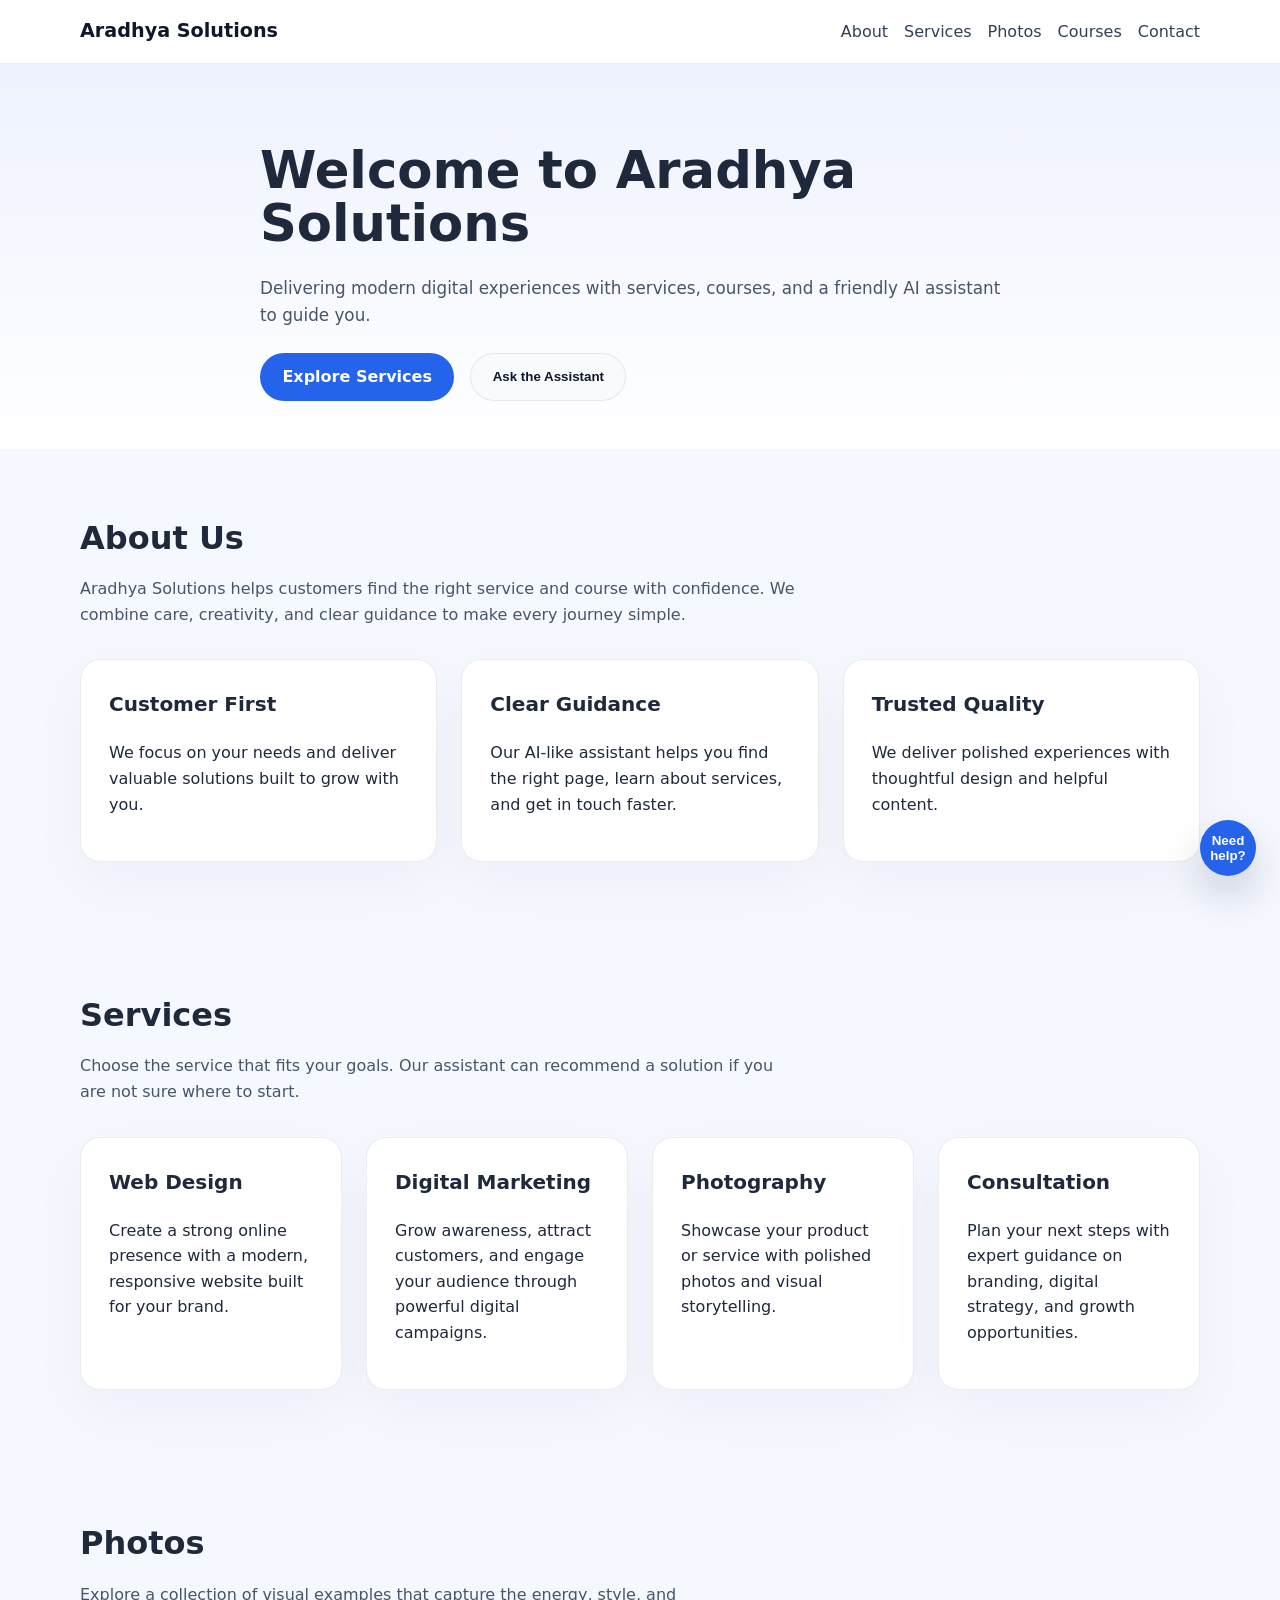
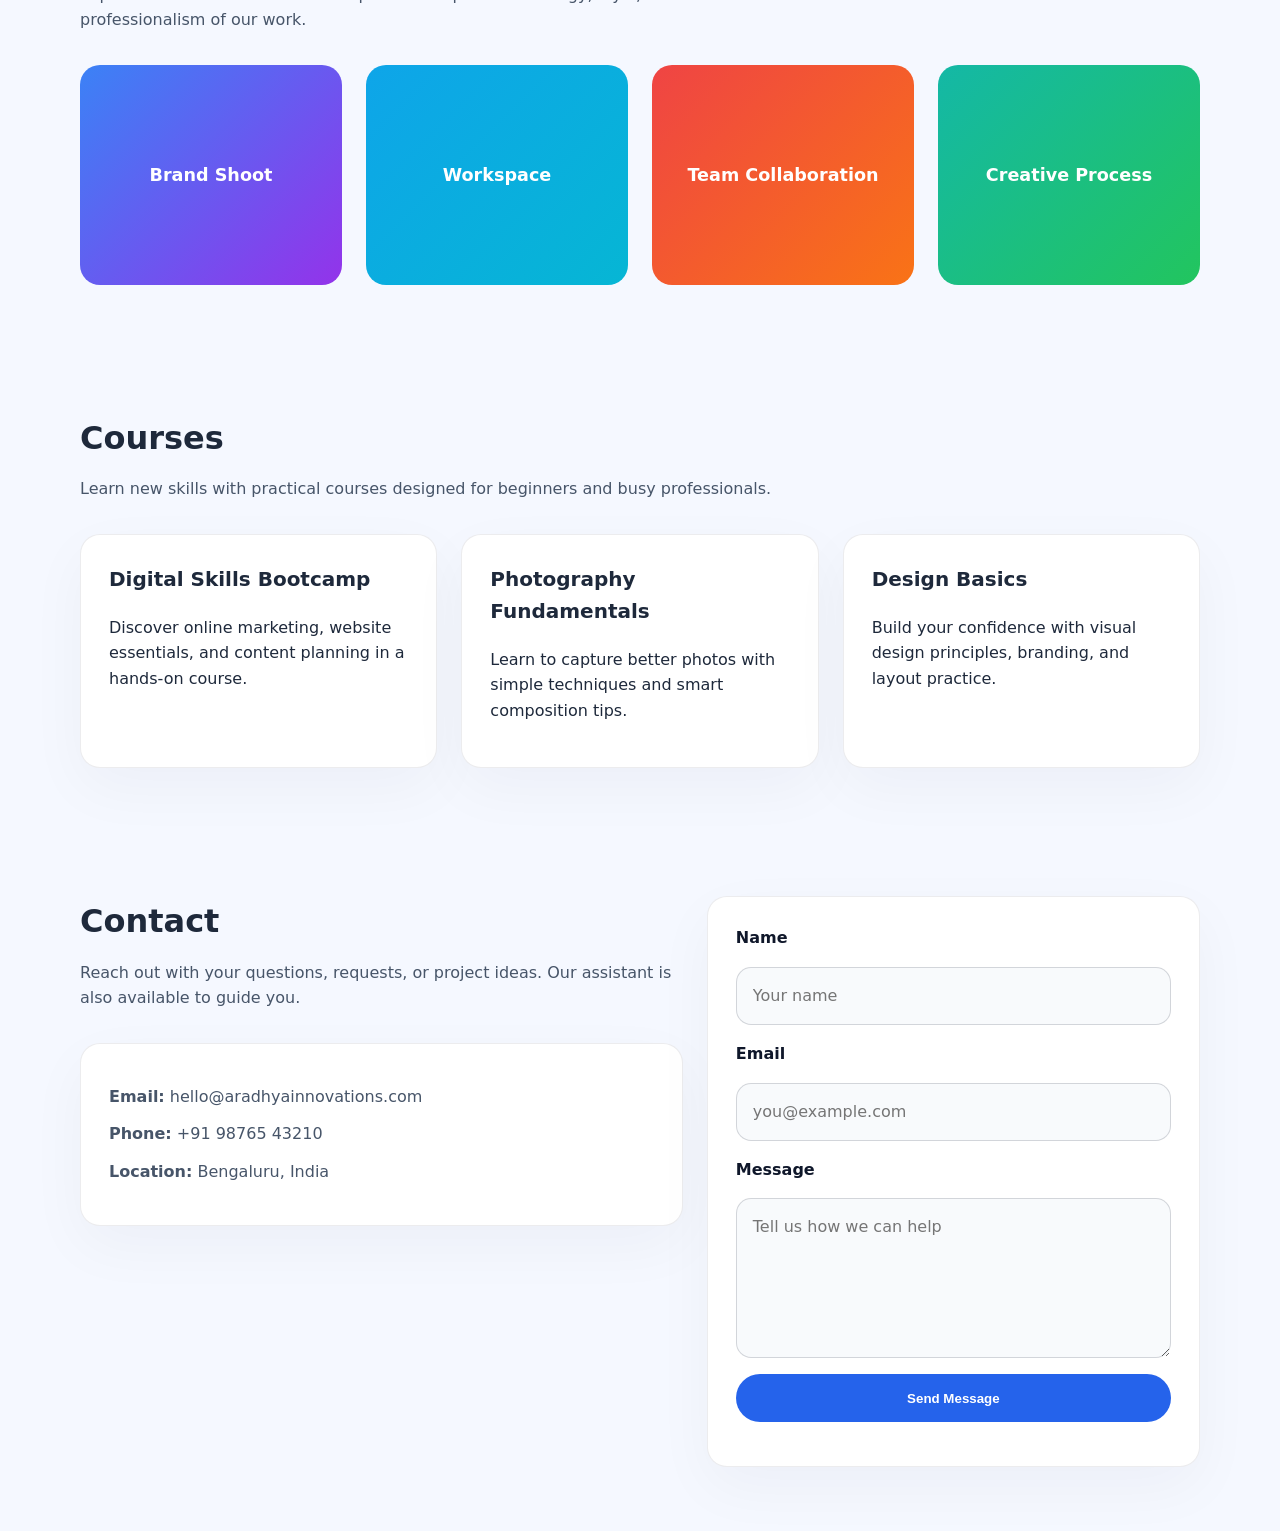
<file: index.html>
<!DOCTYPE html>
<html lang="en">
<head>
  <meta charset="UTF-8" />
  <meta name="viewport" content="width=device-width, initial-scale=1.0" />
  <title>Aradhya Solutions</title>
  <link rel="stylesheet" href="styles.css" />
</head>
<body>
  <header class="site-header">
    <div class="container header-inner">
      <a href="#home" class="logo">Aradhya Solutions</a>
      <nav class="main-nav" aria-label="Primary navigation">
        <a href="#about">About</a>
        <a href="#services">Services</a>
        <a href="#photos">Photos</a>
        <a href="#courses">Courses</a>
        <a href="#contact">Contact</a>
      </nav>
    </div>
  </header>

  <main>
    <section id="home" class="hero">
      <div class="container hero-content">
        <h1>Welcome to Aradhya Solutions</h1>
        <p>Delivering modern digital experiences with services, courses, and a friendly AI assistant to guide you.</p>
        <div class="hero-actions">
          <a href="#services" class="button">Explore Services</a>
          <button id="assistantStart" class="button button-secondary">Ask the Assistant</button>
        </div>
      </div>
    </section>

    <section id="about" class="section about-section">
      <div class="container">
        <div class="section-header">
          <h2>About Us</h2>
          <p>Aradhya Solutions helps customers find the right service and course with confidence. We combine care, creativity, and clear guidance to make every journey simple.</p>
        </div>
        <div class="about-grid">
          <div class="about-card">
            <h3>Customer First</h3>
            <p>We focus on your needs and deliver valuable solutions built to grow with you.</p>
          </div>
          <div class="about-card">
            <h3>Clear Guidance</h3>
            <p>Our AI-like assistant helps you find the right page, learn about services, and get in touch faster.</p>
          </div>
          <div class="about-card">
            <h3>Trusted Quality</h3>
            <p>We deliver polished experiences with thoughtful design and helpful content.</p>
          </div>
        </div>
      </div>
    </section>

    <section id="services" class="section services-section">
      <div class="container">
        <div class="section-header">
          <h2>Services</h2>
          <p>Choose the service that fits your goals. Our assistant can recommend a solution if you are not sure where to start.</p>
        </div>
        <div class="card-grid">
          <article class="service-card">
            <h3>Web Design</h3>
            <p>Create a strong online presence with a modern, responsive website built for your brand.</p>
          </article>
          <article class="service-card">
            <h3>Digital Marketing</h3>
            <p>Grow awareness, attract customers, and engage your audience through powerful digital campaigns.</p>
          </article>
          <article class="service-card">
            <h3>Photography</h3>
            <p>Showcase your product or service with polished photos and visual storytelling.</p>
          </article>
          <article class="service-card">
            <h3>Consultation</h3>
            <p>Plan your next steps with expert guidance on branding, digital strategy, and growth opportunities.</p>
          </article>
        </div>
      </div>
    </section>

    <section id="photos" class="section photos-section">
      <div class="container">
        <div class="section-header">
          <h2>Photos</h2>
          <p>Explore a collection of visual examples that capture the energy, style, and professionalism of our work.</p>
        </div>
        <div class="photo-grid">
          <div class="photo-card">Brand Shoot</div>
          <div class="photo-card">Workspace</div>
          <div class="photo-card">Team Collaboration</div>
          <div class="photo-card">Creative Process</div>
        </div>
      </div>
    </section>

    <section id="courses" class="section courses-section">
      <div class="container">
        <div class="section-header">
          <h2>Courses</h2>
          <p>Learn new skills with practical courses designed for beginners and busy professionals.</p>
        </div>
        <div class="card-grid">
          <article class="course-card">
            <h3>Digital Skills Bootcamp</h3>
            <p>Discover online marketing, website essentials, and content planning in a hands-on course.</p>
          </article>
          <article class="course-card">
            <h3>Photography Fundamentals</h3>
            <p>Learn to capture better photos with simple techniques and smart composition tips.</p>
          </article>
          <article class="course-card">
            <h3>Design Basics</h3>
            <p>Build your confidence with visual design principles, branding, and layout practice.</p>
          </article>
        </div>
      </div>
    </section>

    <section id="contact" class="section contact-section">
      <div class="container contact-grid">
        <div>
          <div class="section-header">
            <h2>Contact</h2>
            <p>Reach out with your questions, requests, or project ideas. Our assistant is also available to guide you.</p>
          </div>
          <div class="contact-details">
            <p><strong>Email:</strong> hello@aradhyainnovations.com</p>
            <p><strong>Phone:</strong> +91 98765 43210</p>
            <p><strong>Location:</strong> Bengaluru, India</p>
          </div>
        </div>

        <form id="contactForm" class="contact-form">
          <label for="name">Name</label>
          <input id="name" type="text" placeholder="Your name" required />

          <label for="email">Email</label>
          <input id="email" type="email" placeholder="you@example.com" required />

          <label for="message">Message</label>
          <textarea id="message" rows="5" placeholder="Tell us how we can help" required></textarea>

          <button type="submit" class="button">Send Message</button>
          <p id="formFeedback" class="form-feedback" aria-live="polite"></p>
        </form>
      </div>
    </section>
  </main>

  <button id="assistantToggle" class="assistant-toggle" aria-label="Open assistant chat">Need help?</button>

  <aside id="assistantPanel" class="assistant-panel hidden" aria-hidden="true">
    <div class="assistant-header">
      <div>
        <h3>Virtual Assistant</h3>
        <p>Ask about services, courses, photos, or contact details.</p>
      </div>
      <button id="assistantClose" class="close-button" aria-label="Close assistant">×</button>
    </div>
    <div id="assistantMessages" class="assistant-messages" role="log" aria-live="polite"></div>
    <form id="assistantForm" class="assistant-form">
      <input id="assistantInput" type="text" placeholder="Type a question..." autocomplete="off" required />
      <button type="submit" class="button">Send</button>
    </form>
  </aside>

  <script src="script.js"></script>
</body>
</html>
</file>
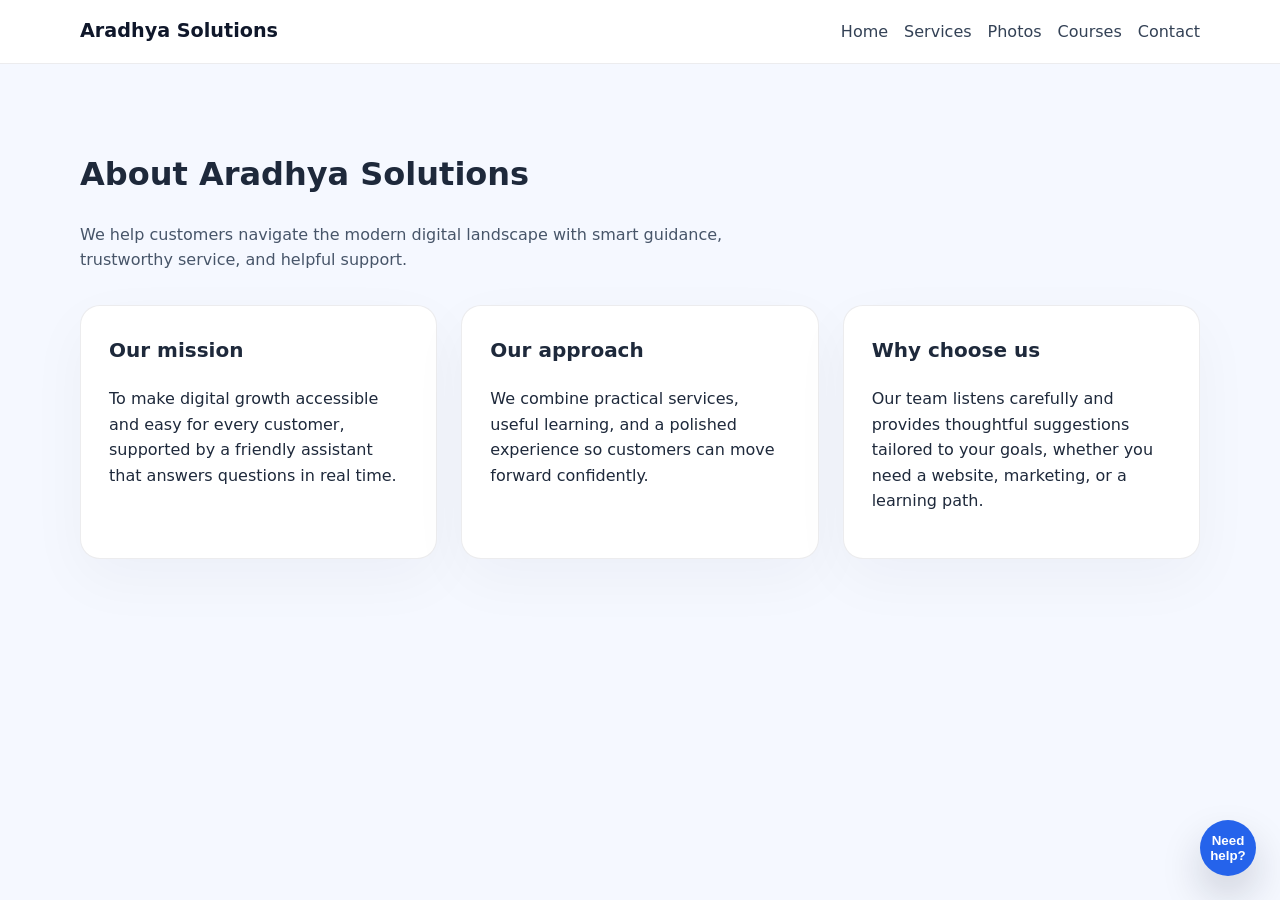
<file: about.html>
<!DOCTYPE html>
<html lang="en">
<head>
  <meta charset="UTF-8" />
  <meta name="viewport" content="width=device-width, initial-scale=1.0" />
  <title>About - Aradhya Solutions</title>
  <link rel="stylesheet" href="styles.css" />
</head>
<body>
  <header class="site-header">
    <div class="container header-inner">
      <a href="index.html" class="logo">Aradhya Solutions</a>
      <nav class="main-nav" aria-label="Primary navigation">
        <a href="index.html">Home</a>
        <a href="services.html">Services</a>
        <a href="photos.html">Photos</a>
        <a href="courses.html">Courses</a>
        <a href="contact.html">Contact</a>
      </nav>
    </div>
  </header>

  <main class="section about-section">
    <div class="container">
      <div class="section-header">
        <h1>About Aradhya Solutions</h1>
        <p>We help customers navigate the modern digital landscape with smart guidance, trustworthy service, and helpful support.</p>
      </div>
      <div class="about-grid">
        <div class="about-card">
          <h3>Our mission</h3>
          <p>To make digital growth accessible and easy for every customer, supported by a friendly assistant that answers questions in real time.</p>
        </div>
        <div class="about-card">
          <h3>Our approach</h3>
          <p>We combine practical services, useful learning, and a polished experience so customers can move forward confidently.</p>
        </div>
        <div class="about-card">
          <h3>Why choose us</h3>
          <p>Our team listens carefully and provides thoughtful suggestions tailored to your goals, whether you need a website, marketing, or a learning path.</p>
        </div>
      </div>
    </div>
  </main>

  <button id="assistantToggle" class="assistant-toggle" aria-label="Open assistant chat">Need help?</button>
  <aside id="assistantPanel" class="assistant-panel hidden" aria-hidden="true">
    <div class="assistant-header">
      <div>
        <h3>Virtual Assistant</h3>
        <p>Ask about services, courses, photos, or how to contact us.</p>
      </div>
      <button id="assistantClose" class="close-button" aria-label="Close assistant">×</button>
    </div>
    <div id="assistantMessages" class="assistant-messages" role="log" aria-live="polite"></div>
    <form id="assistantForm" class="assistant-form">
      <input id="assistantInput" type="text" placeholder="Type a question..." autocomplete="off" required />
      <button type="submit" class="button">Send</button>
    </form>
  </aside>

  <script src="script.js"></script>
</body>
</html>
</file>
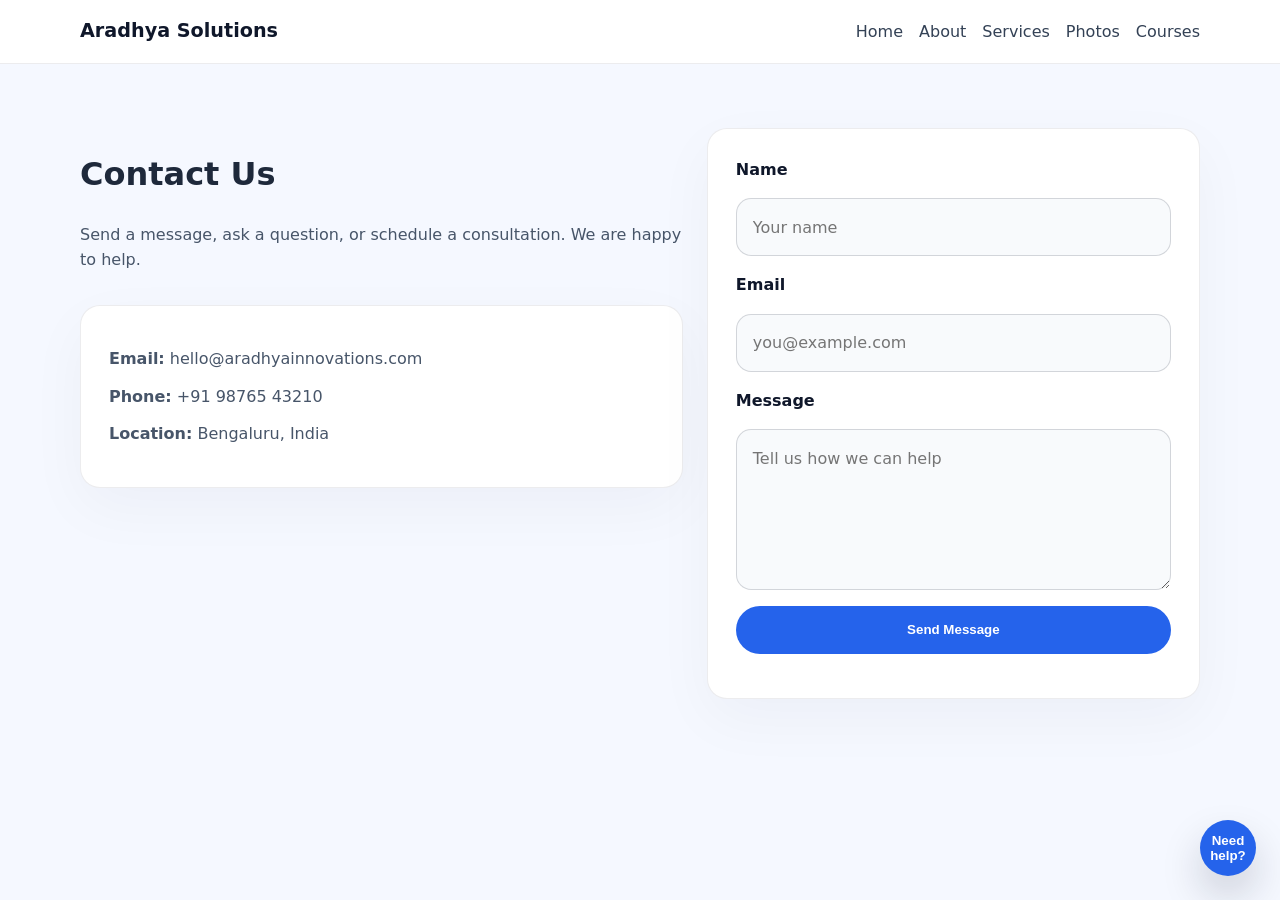
<file: contact.html>
<!DOCTYPE html>
<html lang="en">
<head>
  <meta charset="UTF-8" />
  <meta name="viewport" content="width=device-width, initial-scale=1.0" />
  <title>Contact - Aradhya Solutions</title>
  <link rel="stylesheet" href="styles.css" />
</head>
<body>
  <header class="site-header">
    <div class="container header-inner">
      <a href="index.html" class="logo">Aradhya Solutions</a>
      <nav class="main-nav" aria-label="Primary navigation">
        <a href="index.html">Home</a>
        <a href="about.html">About</a>
        <a href="services.html">Services</a>
        <a href="photos.html">Photos</a>
        <a href="courses.html">Courses</a>
      </nav>
    </div>
  </header>

  <main class="section contact-section">
    <div class="container contact-grid">
      <div>
        <div class="section-header">
          <h1>Contact Us</h1>
          <p>Send a message, ask a question, or schedule a consultation. We are happy to help.</p>
        </div>
        <div class="contact-details">
          <p><strong>Email:</strong> hello@aradhyainnovations.com</p>
          <p><strong>Phone:</strong> +91 98765 43210</p>
          <p><strong>Location:</strong> Bengaluru, India</p>
        </div>
      </div>

      <form id="contactForm" class="contact-form">
        <label for="name">Name</label>
        <input id="name" type="text" placeholder="Your name" required />

        <label for="email">Email</label>
        <input id="email" type="email" placeholder="you@example.com" required />

        <label for="message">Message</label>
        <textarea id="message" rows="5" placeholder="Tell us how we can help" required></textarea>

        <button type="submit" class="button">Send Message</button>
        <p id="formFeedback" class="form-feedback" aria-live="polite"></p>
      </form>
    </div>
  </main>

  <button id="assistantToggle" class="assistant-toggle" aria-label="Open assistant chat">Need help?</button>
  <aside id="assistantPanel" class="assistant-panel hidden" aria-hidden="true">
    <div class="assistant-header">
      <div>
        <h3>Virtual Assistant</h3>
        <p>Ask about services, courses, photos, or how to contact us.</p>
      </div>
      <button id="assistantClose" class="close-button" aria-label="Close assistant">×</button>
    </div>
    <div id="assistantMessages" class="assistant-messages" role="log" aria-live="polite"></div>
    <form id="assistantForm" class="assistant-form">
      <input id="assistantInput" type="text" placeholder="Type a question..." autocomplete="off" required />
      <button type="submit" class="button">Send</button>
    </form>
  </aside>

  <script src="script.js"></script>
</body>
</html>
</file>
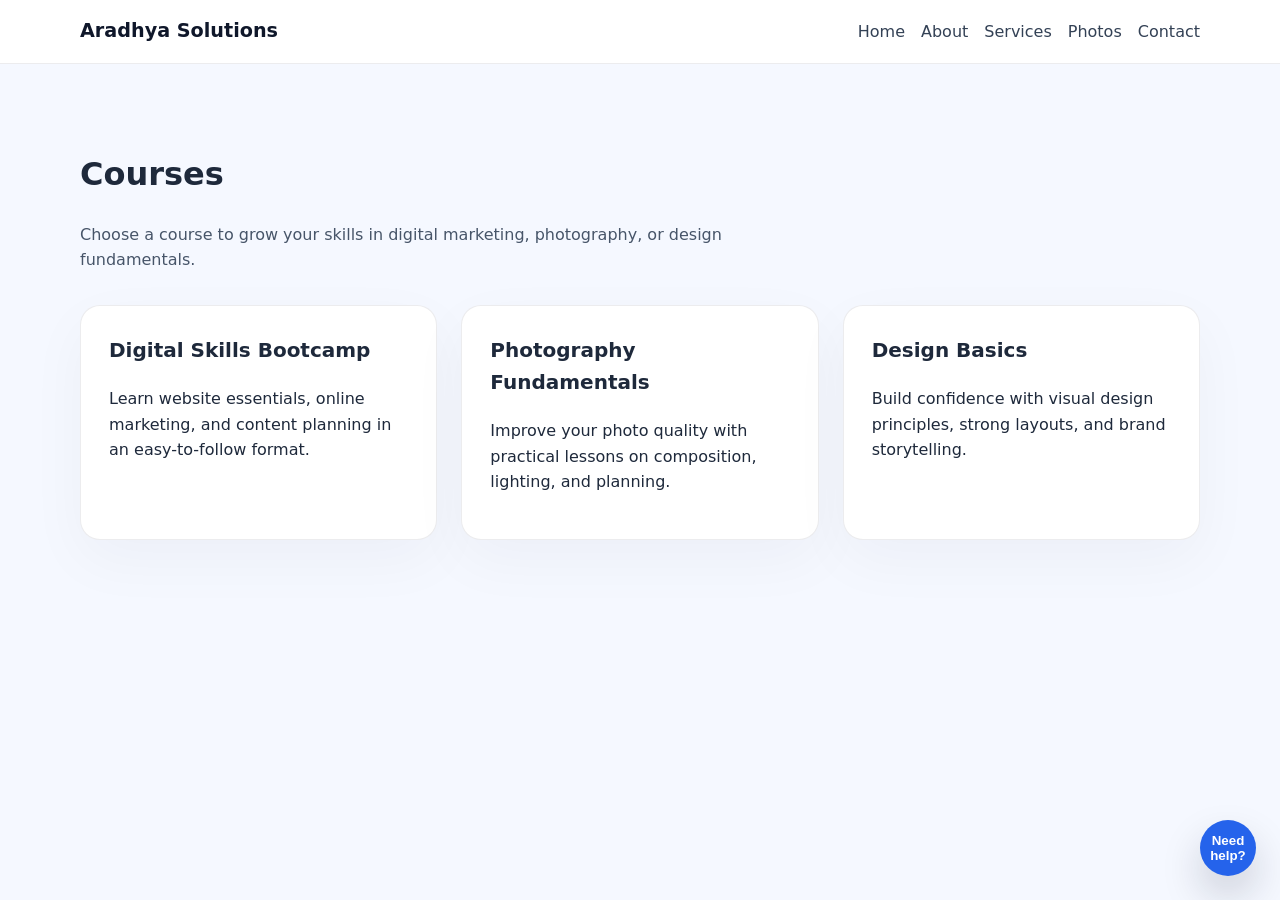
<file: courses.html>
<!DOCTYPE html>
<html lang="en">
<head>
  <meta charset="UTF-8" />
  <meta name="viewport" content="width=device-width, initial-scale=1.0" />
  <title>Courses - Aradhya Solutions</title>
  <link rel="stylesheet" href="styles.css" />
</head>
<body>
  <header class="site-header">
    <div class="container header-inner">
      <a href="index.html" class="logo">Aradhya Solutions</a>
      <nav class="main-nav" aria-label="Primary navigation">
        <a href="index.html">Home</a>
        <a href="about.html">About</a>
        <a href="services.html">Services</a>
        <a href="photos.html">Photos</a>
        <a href="contact.html">Contact</a>
      </nav>
    </div>
  </header>

  <main class="section courses-section">
    <div class="container">
      <div class="section-header">
        <h1>Courses</h1>
        <p>Choose a course to grow your skills in digital marketing, photography, or design fundamentals.</p>
      </div>
      <div class="card-grid">
        <article class="course-card">
          <h3>Digital Skills Bootcamp</h3>
          <p>Learn website essentials, online marketing, and content planning in an easy-to-follow format.</p>
        </article>
        <article class="course-card">
          <h3>Photography Fundamentals</h3>
          <p>Improve your photo quality with practical lessons on composition, lighting, and planning.</p>
        </article>
        <article class="course-card">
          <h3>Design Basics</h3>
          <p>Build confidence with visual design principles, strong layouts, and brand storytelling.</p>
        </article>
      </div>
    </div>
  </main>

  <button id="assistantToggle" class="assistant-toggle" aria-label="Open assistant chat">Need help?</button>
  <aside id="assistantPanel" class="assistant-panel hidden" aria-hidden="true">
    <div class="assistant-header">
      <div>
        <h3>Virtual Assistant</h3>
        <p>Ask about services, courses, photos, or how to contact us.</p>
      </div>
      <button id="assistantClose" class="close-button" aria-label="Close assistant">×</button>
    </div>
    <div id="assistantMessages" class="assistant-messages" role="log" aria-live="polite"></div>
    <form id="assistantForm" class="assistant-form">
      <input id="assistantInput" type="text" placeholder="Type a question..." autocomplete="off" required />
      <button type="submit" class="button">Send</button>
    </form>
  </aside>

  <script src="script.js"></script>
</body>
</html>
</file>
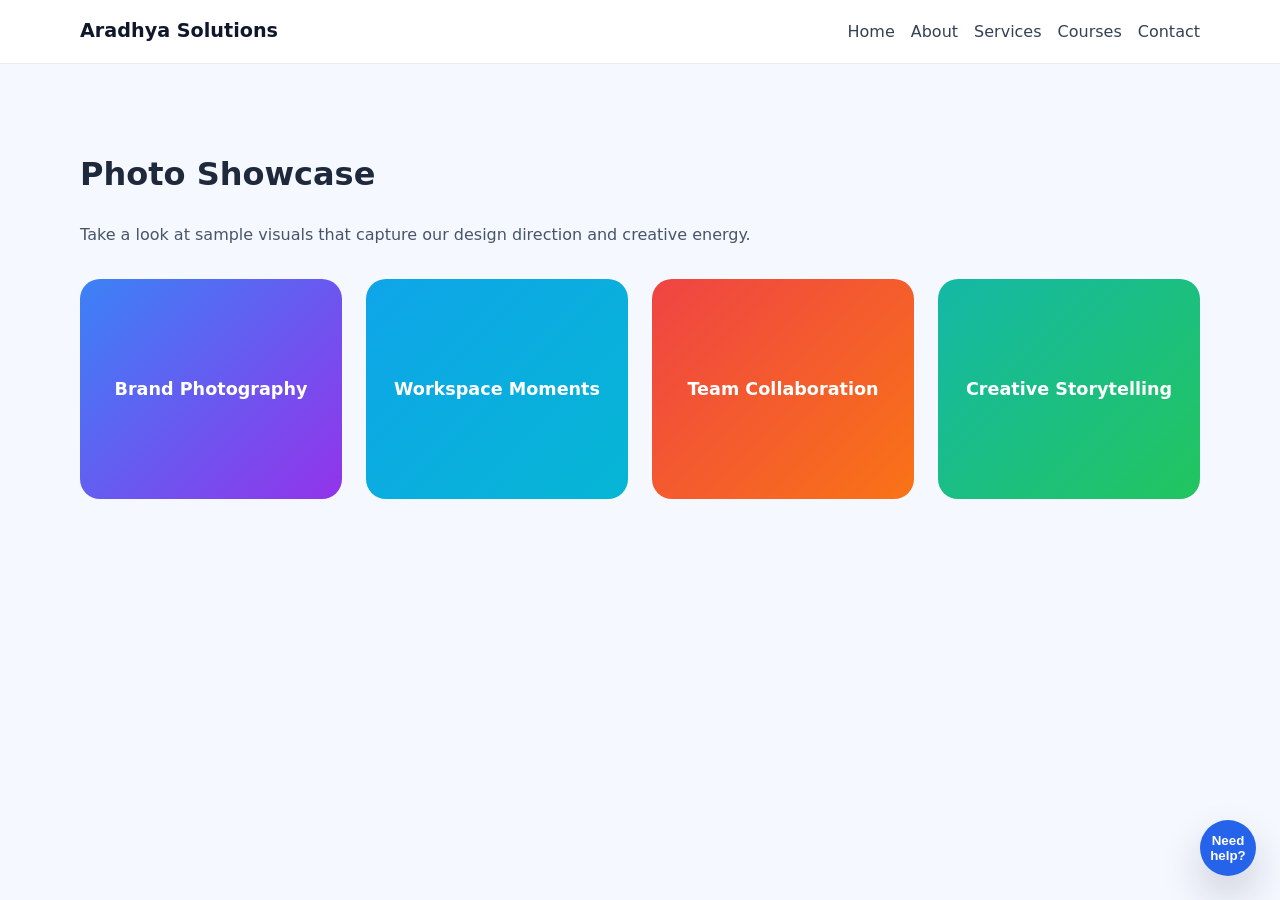
<file: photos.html>
<!DOCTYPE html>
<html lang="en">
<head>
  <meta charset="UTF-8" />
  <meta name="viewport" content="width=device-width, initial-scale=1.0" />
  <title>Photos - Aradhya Solutions</title>
  <link rel="stylesheet" href="styles.css" />
</head>
<body>
  <header class="site-header">
    <div class="container header-inner">
      <a href="index.html" class="logo">Aradhya Solutions</a>
      <nav class="main-nav" aria-label="Primary navigation">
        <a href="index.html">Home</a>
        <a href="about.html">About</a>
        <a href="services.html">Services</a>
        <a href="courses.html">Courses</a>
        <a href="contact.html">Contact</a>
      </nav>
    </div>
  </header>

  <main class="section photos-section">
    <div class="container">
      <div class="section-header">
        <h1>Photo Showcase</h1>
        <p>Take a look at sample visuals that capture our design direction and creative energy.</p>
      </div>
      <div class="photo-grid">
        <div class="photo-card">Brand Photography</div>
        <div class="photo-card">Workspace Moments</div>
        <div class="photo-card">Team Collaboration</div>
        <div class="photo-card">Creative Storytelling</div>
      </div>
    </div>
  </main>

  <button id="assistantToggle" class="assistant-toggle" aria-label="Open assistant chat">Need help?</button>
  <aside id="assistantPanel" class="assistant-panel hidden" aria-hidden="true">
    <div class="assistant-header">
      <div>
        <h3>Virtual Assistant</h3>
        <p>Ask about services, courses, photos, or how to contact us.</p>
      </div>
      <button id="assistantClose" class="close-button" aria-label="Close assistant">×</button>
    </div>
    <div id="assistantMessages" class="assistant-messages" role="log" aria-live="polite"></div>
    <form id="assistantForm" class="assistant-form">
      <input id="assistantInput" type="text" placeholder="Type a question..." autocomplete="off" required />
      <button type="submit" class="button">Send</button>
    </form>
  </aside>

  <script src="script.js"></script>
</body>
</html>
</file>
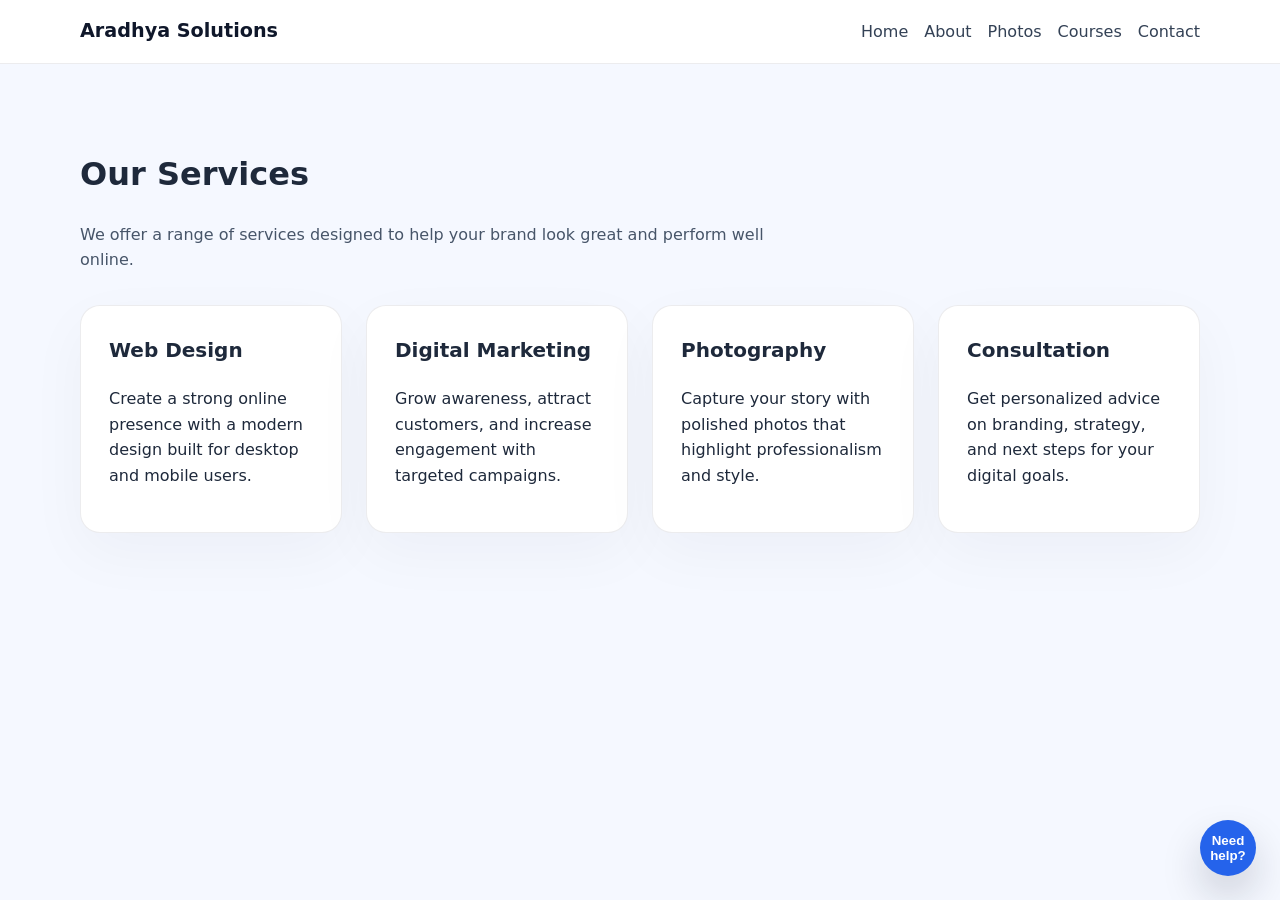
<file: services.html>
<!DOCTYPE html>
<html lang="en">
<head>
  <meta charset="UTF-8" />
  <meta name="viewport" content="width=device-width, initial-scale=1.0" />
  <title>Services - Aradhya Solutions</title>
  <link rel="stylesheet" href="styles.css" />
</head>
<body>
  <header class="site-header">
    <div class="container header-inner">
      <a href="index.html" class="logo">Aradhya Solutions</a>
      <nav class="main-nav" aria-label="Primary navigation">
        <a href="index.html">Home</a>
        <a href="about.html">About</a>
        <a href="photos.html">Photos</a>
        <a href="courses.html">Courses</a>
        <a href="contact.html">Contact</a>
      </nav>
    </div>
  </header>

  <main class="section services-section">
    <div class="container">
      <div class="section-header">
        <h1>Our Services</h1>
        <p>We offer a range of services designed to help your brand look great and perform well online.</p>
      </div>
      <div class="card-grid">
        <article class="service-card">
          <h3>Web Design</h3>
          <p>Create a strong online presence with a modern design built for desktop and mobile users.</p>
        </article>
        <article class="service-card">
          <h3>Digital Marketing</h3>
          <p>Grow awareness, attract customers, and increase engagement with targeted campaigns.</p>
        </article>
        <article class="service-card">
          <h3>Photography</h3>
          <p>Capture your story with polished photos that highlight professionalism and style.</p>
        </article>
        <article class="service-card">
          <h3>Consultation</h3>
          <p>Get personalized advice on branding, strategy, and next steps for your digital goals.</p>
        </article>
      </div>
    </div>
  </main>

  <button id="assistantToggle" class="assistant-toggle" aria-label="Open assistant chat">Need help?</button>
  <aside id="assistantPanel" class="assistant-panel hidden" aria-hidden="true">
    <div class="assistant-header">
      <div>
        <h3>Virtual Assistant</h3>
        <p>Ask about services, courses, photos, or how to contact us.</p>
      </div>
      <button id="assistantClose" class="close-button" aria-label="Close assistant">×</button>
    </div>
    <div id="assistantMessages" class="assistant-messages" role="log" aria-live="polite"></div>
    <form id="assistantForm" class="assistant-form">
      <input id="assistantInput" type="text" placeholder="Type a question..." autocomplete="off" required />
      <button type="submit" class="button">Send</button>
    </form>
  </aside>

  <script src="script.js"></script>
</body>
</html>
</file>
<file: styles.css>
:root {
  color-scheme: light;
  font-family: Inter, system-ui, -apple-system, BlinkMacSystemFont, "Segoe UI", sans-serif;
  background-color: #f5f8ff;
  color: #1e293b;
}

* {
  box-sizing: border-box;
}

html {
  scroll-behavior: smooth;
}

body {
  margin: 0;
  min-height: 100vh;
  line-height: 1.6;
}

.container {
  width: min(1120px, calc(100% - 2rem));
  margin: 0 auto;
}

.site-header {
  position: sticky;
  top: 0;
  z-index: 20;
  background: rgba(255, 255, 255, 0.96);
  backdrop-filter: blur(14px);
  border-bottom: 1px solid rgba(15, 23, 42, 0.08);
}

.header-inner {
  display: flex;
  align-items: center;
  justify-content: space-between;
  gap: 1rem;
  padding: 1rem 0;
}

.logo {
  font-weight: 700;
  font-size: 1.2rem;
  color: #0f172a;
  text-decoration: none;
}

.main-nav {
  display: flex;
  flex-wrap: wrap;
  gap: 1rem;
}

.main-nav a {
  color: #334155;
  text-decoration: none;
  transition: color 0.2s ease;
}

.main-nav a:hover,
.main-nav a:focus-visible {
  color: #0f172a;
}

.hero {
  padding: 5rem 0 3rem;
  background: linear-gradient(180deg, #eef2ff 0%, #ffffff 100%);
}

.hero-content {
  display: grid;
  gap: 1.5rem;
  max-width: 760px;
}

.hero h1 {
  margin: 0;
  font-size: clamp(2.5rem, 4vw, 4rem);
  line-height: 1.05;
}

.hero p {
  margin: 0;
  font-size: 1.05rem;
  color: #475569;
}

.hero-actions {
  display: flex;
  flex-wrap: wrap;
  gap: 1rem;
}

.button {
  display: inline-flex;
  align-items: center;
  justify-content: center;
  min-height: 3rem;
  padding: 0 1.4rem;
  border: none;
  border-radius: 999px;
  background: #2563eb;
  color: #ffffff;
  font-weight: 600;
  cursor: pointer;
  text-decoration: none;
  transition: transform 0.2s ease, background-color 0.2s ease;
}

.button:hover,
.button:focus-visible {
  background: #1d4ed8;
  transform: translateY(-1px);
}

.button-secondary {
  background: #f8fafc;
  color: #0f172a;
  box-shadow: inset 0 0 0 1px rgba(15, 23, 42, 0.08);
}

.section {
  padding: 4rem 0;
}

.section-header {
  max-width: 720px;
  margin-bottom: 2rem;
}

.section-header h2 {
  margin: 0 0 0.75rem;
  font-size: 2rem;
}

.section-header p {
  margin: 0;
  color: #475569;
}

.about-grid,
.card-grid,
.photo-grid,
.contact-grid {
  display: grid;
  gap: 1.5rem;
}

.about-grid {
  grid-template-columns: repeat(auto-fit, minmax(220px, 1fr));
}

.about-card,
.service-card,
.course-card {
  padding: 1.75rem;
  border-radius: 1.25rem;
  background: #ffffff;
  border: 1px solid rgba(15, 23, 42, 0.08);
  box-shadow: 0 20px 60px rgba(15, 23, 42, 0.04);
}

.about-card h3,
.service-card h3,
.course-card h3 {
  margin-top: 0;
  font-size: 1.25rem;
}

.card-grid {
  grid-template-columns: repeat(auto-fit, minmax(240px, 1fr));
}

.photos-section .photo-grid {
  grid-template-columns: repeat(auto-fit, minmax(220px, 1fr));
}

.photo-card {
  min-height: 220px;
  border-radius: 1.25rem;
  display: grid;
  place-items: center;
  color: #ffffff;
  font-size: 1.1rem;
  font-weight: 600;
  text-align: center;
  background-size: cover;
  background-position: center;
}

.photo-card:nth-child(1) {
  background: linear-gradient(135deg, #3b82f6, #9333ea);
}

.photo-card:nth-child(2) {
  background: linear-gradient(135deg, #0ea5e9, #06b6d4);
}

.photo-card:nth-child(3) {
  background: linear-gradient(135deg, #ef4444, #f97316);
}

.photo-card:nth-child(4) {
  background: linear-gradient(135deg, #14b8a6, #22c55e);
}

.contact-grid {
  grid-template-columns: 1.1fr 0.9fr;
  align-items: start;
}

.contact-details {
  background: #ffffff;
  border-radius: 1.25rem;
  padding: 1.75rem;
  border: 1px solid rgba(15, 23, 42, 0.08);
  box-shadow: 0 20px 60px rgba(15, 23, 42, 0.04);
}

.contact-details p {
  margin: 0.75rem 0;
  color: #475569;
}

.contact-form {
  display: grid;
  gap: 1rem;
  padding: 1.75rem;
  background: #ffffff;
  border-radius: 1.25rem;
  border: 1px solid rgba(15, 23, 42, 0.08);
  box-shadow: 0 20px 60px rgba(15, 23, 42, 0.04);
}

.contact-form label {
  font-weight: 600;
  color: #0f172a;
}

.contact-form input,
.contact-form textarea,
.assistant-form input {
  width: 100%;
  padding: 0.95rem 1rem;
  border-radius: 0.95rem;
  border: 1px solid rgba(15, 23, 42, 0.16);
  background: #f8fafc;
  color: #0f172a;
  font: inherit;
}

.contact-form textarea {
  resize: vertical;
}

.form-feedback {
  margin: 0;
  color: #0f766e;
}

.assistant-toggle {
  position: fixed;
  right: 1.5rem;
  bottom: 1.5rem;
  z-index: 30;
  width: 3.5rem;
  height: 3.5rem;
  border-radius: 50%;
  border: none;
  background: #2563eb;
  color: #ffffff;
  cursor: pointer;
  box-shadow: 0 20px 40px rgba(15, 23, 42, 0.18);
  display: grid;
  place-items: center;
  font-weight: 700;
}

.assistant-panel {
  position: fixed;
  right: 1.5rem;
  bottom: 6.5rem;
  width: min(420px, calc(100% - 2rem));
  max-height: 80vh;
  background: #ffffff;
  border-radius: 1.5rem;
  border: 1px solid rgba(15, 23, 42, 0.08);
  box-shadow: 0 30px 80px rgba(15, 23, 42, 0.2);
  display: flex;
  flex-direction: column;
  overflow: hidden;
  z-index: 40;
}

.assistant-panel.hidden {
  display: none;
}

.assistant-header {
  display: flex;
  align-items: center;
  justify-content: space-between;
  gap: 1rem;
  padding: 1.25rem 1.5rem;
  border-bottom: 1px solid rgba(15, 23, 42, 0.08);
  background: #f8fafc;
}

.assistant-header h3 {
  margin: 0;
  font-size: 1.1rem;
}

.assistant-header p {
  margin: 0.3rem 0 0;
  color: #475569;
  font-size: 0.95rem;
}

.close-button {
  width: 2.5rem;
  height: 2.5rem;
  border: none;
  border-radius: 50%;
  background: transparent;
  color: #0f172a;
  cursor: pointer;
  font-size: 1.5rem;
  line-height: 1;
}

.assistant-messages {
  padding: 1rem;
  flex: 1;
  overflow-y: auto;
  background: #f1f5f9;
}

.assistant-message {
  margin-bottom: 1rem;
  display: grid;
  gap: 0.5rem;
}

.assistant-message.user {
  justify-items: end;
}

.assistant-message.system {
  justify-items: start;
}

.assistant-bubble {
  max-width: 100%;
  padding: 0.95rem 1rem;
  border-radius: 1rem;
  background: #ffffff;
  border: 1px solid rgba(15, 23, 42, 0.08);
  color: #0f172a;
}

.assistant-message.user .assistant-bubble {
  background: #2563eb;
  color: #ffffff;
  border-color: transparent;
}

.assistant-form {
  padding: 1rem;
  display: grid;
  gap: 0.75rem;
  background: #ffffff;
}

.assistant-form input {
  width: 100%;
}

@media (max-width: 840px) {
  .contact-grid,
  .card-grid,
  .about-grid,
  .photos-section .photo-grid {
    grid-template-columns: 1fr;
  }

  .assistant-panel {
    right: 1rem;
    left: 1rem;
    bottom: 1rem;
    max-height: 72vh;
  }
}

@media (max-width: 560px) {
  .header-inner {
    flex-direction: column;
    align-items: flex-start;
  }
  .main-nav {
    width: 100%;
    justify-content: space-between;
  }
  .hero {
    padding: 3.5rem 0 2rem;
  }
}
</file>
